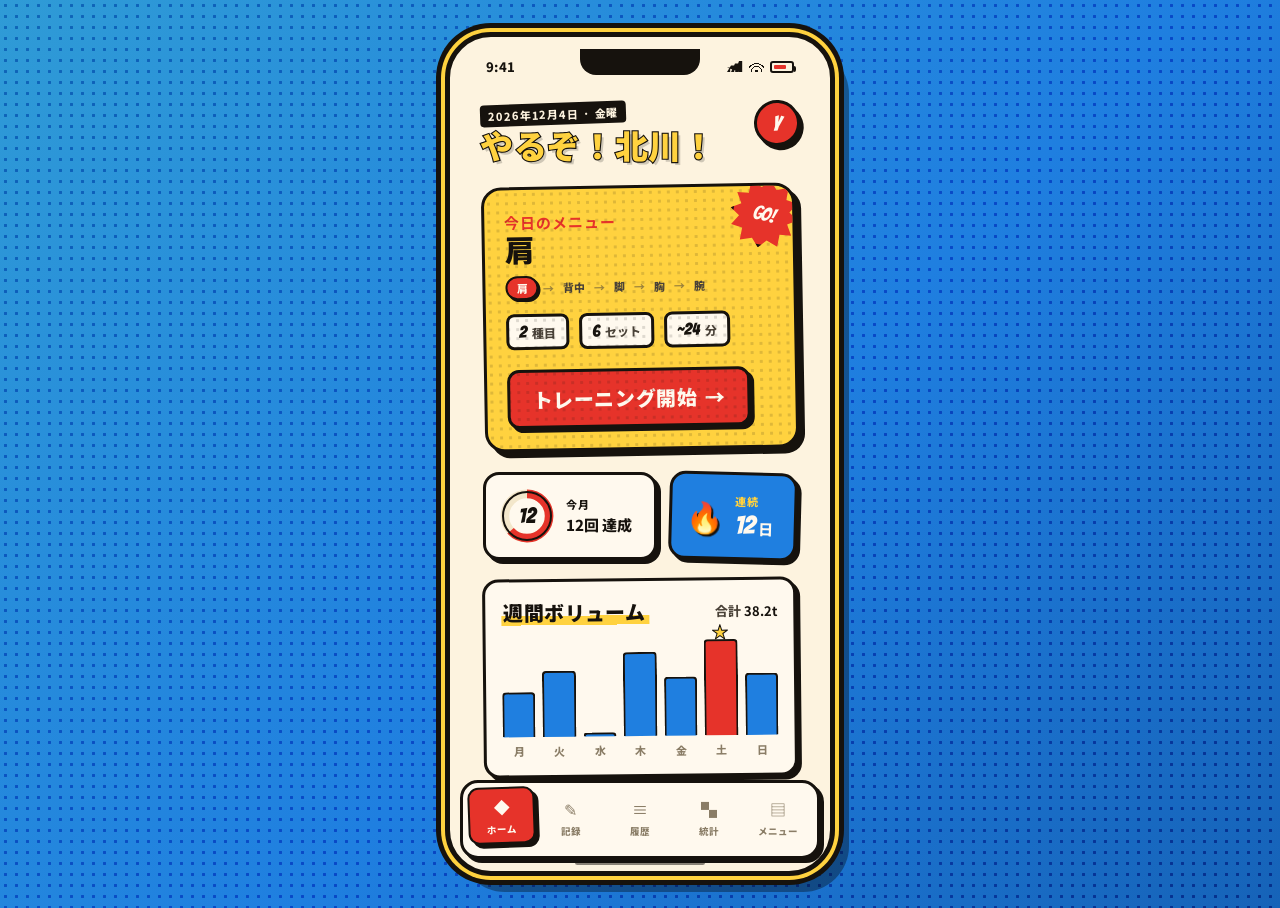
<file: index.html>
<!doctype html>
<html lang="ja">
<head>
  <meta charset="utf-8" />
  <meta name="viewport" content="width=device-width, initial-scale=1, viewport-fit=cover" />
  <title>筋トレ記録</title>
  <meta name="theme-color" content="#ffd23f" />
  <link rel="manifest" href="manifest.webmanifest" />
  <!-- iOS: ホーム画面に追加でフルスクリーン起動 -->
  <meta name="apple-mobile-web-app-capable" content="yes" />
  <meta name="apple-mobile-web-app-status-bar-style" content="default" />
  <meta name="apple-mobile-web-app-title" content="筋トレ" />
  <link rel="apple-touch-icon" href="apple-touch-icon.png" />
  <!-- コミックフォント（Bangers）+ 和文極太（Noto Sans JP 700/900）。
       iPhoneはローカルの極太ヒラギノを参照できず細字に落ちるため、和文もWebフォントで配信する -->
  <link rel="preconnect" href="https://fonts.googleapis.com" />
  <link rel="preconnect" href="https://fonts.gstatic.com" crossorigin />
  <link rel="stylesheet" href="https://fonts.googleapis.com/css2?family=Bangers&family=Noto+Sans+JP:wght@700;900&display=swap" />
  <link rel="stylesheet" href="css/style.css" />
</head>
<body>
  <!-- デスクトップで見たときの背景。実機ではフレームは消える想定 -->
  <div class="stage">
    <div class="phone" role="application" aria-label="筋トレ記録アプリ プロトタイプ">
      <div class="phone__notch" aria-hidden="true"></div>

      <!-- ステータスバー -->
      <div class="statusbar" aria-hidden="true">
        <span class="statusbar__time">9:41</span>
        <span class="statusbar__icons">
          <i class="ic ic-signal"></i><i class="ic ic-wifi"></i><i class="ic ic-batt"></i>
        </span>
      </div>

      <!-- スクリーン群 -->
      <main class="screens" id="screens">

        <!-- ========== ホーム ========== -->
        <section class="screen is-active" id="screen-home" aria-labelledby="home-h">
          <header class="topbar">
            <div>
              <p class="topbar__eyebrow">2026年7月11日 · 土曜</p>
              <h1 class="topbar__title" id="home-h">やるぞ！北川！</h1>
            </div>
            <div class="avatar" aria-hidden="true">Y</div>
          </header>

          <!-- 今日のメニュー（ヒーローカード） -->
          <article class="hero-card">
            <div class="hero-card__glow" aria-hidden="true"></div>
            <p class="hero-card__label">今日のメニュー</p>
            <h2 class="hero-card__title" id="hero-menu">肩</h2>
            <p class="hero-card__rotation" id="hero-rotation" aria-label="部位ローテーション"></p>
            <ul class="hero-card__meta" id="hero-meta">
              <li><b>2</b> 種目</li>
              <li><b>6</b> セット</li>
              <li><b>~24</b> 分</li>
            </ul>
            <button class="btn btn--accent" data-goto="log">
              トレーニング開始
              <span class="btn__arrow" aria-hidden="true">→</span>
            </button>
          </article>

          <!-- ストリーク & 週間リング -->
          <div class="stat-row">
            <article class="stat-card">
              <div class="ring" style="--val:63" id="week-ring">
                <svg viewBox="0 0 44 44" aria-hidden="true">
                  <circle class="ring__bg" cx="22" cy="22" r="18" />
                  <circle class="ring__fg" cx="22" cy="22" r="18" />
                </svg>
                <span class="ring__num" id="week-ring-num">12</span>
              </div>
              <div class="stat-card__body">
                <p class="stat-card__k">今月</p>
                <p class="stat-card__v" id="week-count">12回 達成</p>
              </div>
            </article>

            <article class="stat-card stat-card--streak">
              <span class="flame" aria-hidden="true">🔥</span>
              <div class="stat-card__body">
                <p class="stat-card__k">連続</p>
                <p class="stat-card__v"><b id="streak-num">12</b> 日</p>
              </div>
            </article>
          </div>

          <!-- 週間ボリューム（ミニ棒グラフ） -->
          <article class="panel">
            <div class="panel__head">
              <h3 class="panel__title">週間ボリューム</h3>
              <span class="panel__sub">合計 <b id="week-total">38.2t</b></span>
            </div>
            <div class="bars" id="home-bars" aria-hidden="true"></div>
            <div class="bars__labels">
              <span>月</span><span>火</span><span>水</span><span>木</span><span>金</span><span>土</span><span>日</span>
            </div>
          </article>

          <!-- 直近の自己ベスト -->
          <article class="panel">
            <div class="panel__head">
              <h3 class="panel__title">最近の自己ベスト</h3>
              <span class="pr-tag">PR</span>
            </div>
            <ul class="pr-list" id="home-pr-list">
              <li><span>ベンチプレス</span><b>90 kg <small>×5</small></b></li>
              <li><span>スクワット</span><b>120 kg <small>×3</small></b></li>
            </ul>
          </article>
        </section>

        <!-- ========== 記録 ========== -->
        <section class="screen" id="screen-log" aria-labelledby="log-h" hidden>
          <header class="topbar">
            <div>
              <p class="topbar__eyebrow" id="log-eyebrow">今日のトレーニング</p>
              <h1 class="topbar__title" id="log-h">肩</h1>
            </div>
            <button class="pill pill--live"><span class="dot"></span>LIVE</button>
          </header>

          <!-- 部位の切り替え（今日やる部位を選べる。初期値はローテーションの提案） -->
          <div class="menu-tabs" id="log-menu-tabs" role="tablist" aria-label="今日の部位を選択"></div>

          <!-- 進行中サマリー -->
          <div class="log-summary">
            <div><p class="log-summary__k">ボリューム</p><p class="log-summary__v">6,420<small>kg</small></p></div>
            <div><p class="log-summary__k">セット</p><p class="log-summary__v">9<small>/18</small></p></div>
            <div><p class="log-summary__k">種目</p><p class="log-summary__v">2<small>/5</small></p></div>
          </div>

          <!-- 種目カード群 -->
          <div id="exercise-list"></div>

          <button class="btn btn--ghost btn--full" id="add-exercise">＋ 種目を追加</button>
          <button class="btn btn--accent btn--full" id="finish-session" data-goto="history">トレーニングを終了</button>
        </section>

        <!-- ========== 履歴 ========== -->
        <section class="screen" id="screen-history" aria-labelledby="hist-h" hidden>
          <header class="topbar">
            <div>
              <p class="topbar__eyebrow" id="hist-sub">これまで 142 セッション</p>
              <h1 class="topbar__title" id="hist-h">履歴</h1>
            </div>
          </header>
          <div class="history-list" id="history-list"></div>
        </section>

        <!-- ========== 統計 ========== -->
        <section class="screen" id="screen-stats" aria-labelledby="stats-h" hidden>
          <header class="topbar">
            <div>
              <p class="topbar__eyebrow">直近12週</p>
              <h1 class="topbar__title" id="stats-h">統計</h1>
            </div>
          </header>

          <article class="panel">
            <div class="panel__head">
              <h3 class="panel__title">総ボリューム推移</h3>
              <span class="panel__sub trend-up" id="trend-pct">▲ 8.4%</span>
            </div>
            <svg class="line-chart" id="line-chart" viewBox="0 0 300 120" preserveAspectRatio="none" aria-hidden="true"></svg>
          </article>

          <article class="panel">
            <h3 class="panel__title">部位別バランス</h3>
            <ul class="muscle-list" id="muscle-list"></ul>
          </article>

          <article class="panel">
            <div class="panel__head">
              <h3 class="panel__title">自己ベスト</h3>
              <span class="pr-tag">PR</span>
            </div>
            <ul class="pr-list pr-list--big" id="pr-list"></ul>
          </article>
        </section>

        <!-- ========== メニュー編集（部位別） ========== -->
        <section class="screen" id="screen-menu" aria-labelledby="menu-h" hidden>
          <header class="topbar">
            <div>
              <p class="topbar__eyebrow">部位別で組む</p>
              <h1 class="topbar__title" id="menu-h">メニュー編集</h1>
            </div>
            <button class="pill" id="menu-count" aria-live="polite">0 種目</button>
          </header>

          <!-- メニュー切替（肩 / 背中 … ＋で追加） -->
          <div class="menu-tabs" id="menu-tabs" role="tablist" aria-label="メニュー選択"></div>

          <!-- 選択中メニューの名前（編集可） -->
          <label class="menu-name">
            <span class="menu-name__k">メニュー名</span>
            <input class="menu-name__in" id="menu-name" type="text" maxlength="24" />
          </label>

          <!-- 部位別セクション（アコーディオン） -->
          <div id="muscle-groups"></div>
        </section>

      </main>

      <!-- ボトムナビ -->
      <nav class="tabbar" aria-label="メインナビゲーション">
        <button class="tab is-active" data-goto="home" aria-current="page">
          <span class="tab__ico">◆</span><span class="tab__lbl">ホーム</span>
        </button>
        <button class="tab" data-goto="log">
          <span class="tab__ico">✎</span><span class="tab__lbl">記録</span>
        </button>
        <button class="tab" data-goto="history">
          <span class="tab__ico">≡</span><span class="tab__lbl">履歴</span>
        </button>
        <button class="tab" data-goto="stats">
          <span class="tab__ico">▚</span><span class="tab__lbl">統計</span>
        </button>
        <button class="tab" data-goto="menu">
          <span class="tab__ico">▤</span><span class="tab__lbl">メニュー</span>
        </button>
      </nav>

      <div class="phone__home" aria-hidden="true"></div>
    </div>
  </div>

  <script src="js/config.js"></script>
  <script src="js/api.js"></script>
  <script src="js/app.js"></script>
</body>
</html>
</file>
<file: css/style.css>
/* =========================================================
   筋トレ記録アプリ — プロトタイプ
   方向性: アメコミ風（American comic / コミックブック）
   太い黒アウトライン × ハードシャドウ × 網点(ハーフトーン)
   × 原色(レッド/イエロー/ブルー) × バースト形状
   ========================================================= */

:root {
  /* --- comic palette --- */
  --ink:     #16120d;
  --paper:   #fdf3df;
  --paper-2: #fff9ee;
  --red:     #e6332a;
  --red-dk:  #b3231c;
  --yellow:  #ffd23f;
  --blue:    #1f7fe0;
  --pink:    #ff5aa0;
  --cream-line: #efe2c2;

  /* エイリアス（旧クラスが参照する変数を上書き） */
  --accent:     var(--red);
  --accent-2:   var(--red-dk);
  --accent-ink: var(--paper-2);
  --gold:       var(--yellow);
  --text:       var(--ink);
  --text-dim:   #4a4238;
  --text-mute:  #8a7d66;
  --line:       var(--ink);
  --surface-1:  var(--paper-2);
  --surface-2:  #f3e7cb;

  /* --- type --- */
  --display: "Bangers", "Anton", Impact, "DisplayJP", "Noto Sans JP", "Hiragino Sans", "Yu Gothic", sans-serif;
  --sans:    "Noto Sans JP", "Hiragino Sans", "Yu Gothic", "Helvetica Neue", system-ui, sans-serif;

  /* --- shape / motion --- */
  --bd: 3px solid var(--ink);
  --pop: 6px 6px 0 var(--ink);
  --pop-sm: 4px 4px 0 var(--ink);
  --ease: cubic-bezier(0.22, 1.4, 0.4, 1);
  --dur: 300ms;
  --r-lg: 20px;
  --r-md: 16px;
  --r-sm: 10px;
}

* { box-sizing: border-box; margin: 0; padding: 0; font-synthesis: none; /* 疑似ボールド禁止: Bangersは素の字形、和文は実フェイス(700/900)で太らせる */ }

/* 見出し(Bangers)の日本語フォールバック用: 極太ゴシックに固定
   （Bangersに和文グリフが無く、素のヒラギノW3に落ちて細く見えるのを防ぐ）
   W8はMac、W7/W6はiPhone用の保険。上から順に見つかったものが使われる */
@font-face {
  font-family: "DisplayJP";
  src: local("Hiragino Sans W8"), local("HiraginoSans-W8"),
       local("Hiragino Sans W7"), local("HiraginoSans-W7"),
       local("Hiragino Sans W6"), local("HiraginoSans-W6"),
       local("Hiragino Kaku Gothic StdN W8"),
       local("Yu Gothic Bold"), local("YuGothic-Bold");
  unicode-range: U+3000-30FF, U+4E00-9FFF, U+F900-FAFF, U+FF00-FFEF; /* かな・漢字・全角 */
}

/* ---- halftone helper: 網点 ---- */
:root {
  --halftone: radial-gradient(circle at center, var(--ink) 1.4px, transparent 1.6px);
}

body {
  font-family: var(--sans);
  font-weight: 700; /* 本文もボールドベースで太めに（細ゴシック禁止） */
  color: var(--ink);
  background:
    var(--halftone) 0 0 / 11px 11px,
    linear-gradient(135deg, #2f9bd6, #1f7fe0 55%, #1663b8);
  background-blend-mode: soft-light, normal;
  min-height: 100vh;
  display: grid;
  place-items: center;
  padding: 32px 16px;
  -webkit-font-smoothing: antialiased;
}

/* ---------- phone frame ---------- */
.stage { perspective: none; }

.phone {
  position: relative;
  width: 390px;
  height: 844px;
  max-height: calc(100vh - 48px);
  background: var(--paper);
  border-radius: 46px;
  padding: 12px;
  border: 5px solid var(--ink);
  box-shadow:
    0 0 0 4px var(--yellow),
    0 0 0 9px var(--ink),
    14px 16px 0 rgba(0,0,0,0.35);
  display: flex;
  flex-direction: column;
  overflow: hidden;
}

.phone__notch {
  position: absolute;
  top: 12px; left: 50%; transform: translateX(-50%);
  width: 120px; height: 26px;
  background: var(--ink);
  border-radius: 0 0 16px 16px;
  z-index: 40;
}

/* ---------- status bar ---------- */
.statusbar {
  display: flex; justify-content: space-between; align-items: center;
  padding: 8px 24px 4px;
  font-size: 13px; font-weight: 800; letter-spacing: 0.3px;
  color: var(--ink);
}
.statusbar__icons { display: flex; gap: 6px; align-items: center; }
.ic { display: inline-block; }
.ic-signal { width: 16px; height: 11px;
  clip-path: polygon(0 60%,20% 60%,20% 100%,0 100%, 25% 40%,45% 40%,45% 100%,25% 100%,
    50% 22%,70% 22%,70% 100%,50% 100%, 75% 0,95% 0,95% 100%,75% 100%);
  background: currentColor; }
.ic-wifi { width: 15px; height: 11px;
  background: radial-gradient(circle at 50% 100%, currentColor 0 2px, transparent 2px),
  radial-gradient(circle at 50% 100%, transparent 5px, currentColor 5px 6px, transparent 6px),
  radial-gradient(circle at 50% 100%, transparent 8px, currentColor 8px 9px, transparent 9px); }
.ic-batt { width: 24px; height: 12px; border: 2px solid currentColor; border-radius: 3px;
  position: relative; }
.ic-batt::before { content:""; position:absolute; inset:2px; right:6px; background: var(--red);
  border-radius: 1px; }
.ic-batt::after { content:""; position:absolute; right:-4px; top:3px; width:2.5px; height:6px;
  background: currentColor; border-radius: 0 2px 2px 0; }

/* ---------- screens ---------- */
.screens { flex: 1; position: relative; overflow: hidden; }
.screen {
  position: absolute; inset: 0;
  overflow-y: auto;
  padding: 6px 18px 108px;
  scrollbar-width: none;
  opacity: 0;
  transform: translateY(16px) rotate(-1deg);
  pointer-events: none;
  transition: opacity var(--dur) var(--ease), transform var(--dur) var(--ease);
}
.screen::-webkit-scrollbar { display: none; }
.screen.is-active { opacity: 1; transform: none; pointer-events: auto; }
.screen[hidden] { display: none; }

/* ---------- topbar ---------- */
.topbar { display: flex; justify-content: space-between; align-items: flex-start; padding: 14px 0 18px; }
.topbar__eyebrow {
  display: inline-block;
  font-size: 11px; letter-spacing: 0.08em; text-transform: uppercase;
  color: var(--paper); font-weight: 800; margin-bottom: 8px;
  background: var(--ink); padding: 3px 8px; border-radius: 4px;
  transform: rotate(-2deg);
}
.topbar__title {
  font-family: var(--display); font-weight: 900;
  font-size: 40px; line-height: 0.92; letter-spacing: 0.02em;
  color: var(--yellow);
  -webkit-text-stroke: 2.2px var(--ink);
  paint-order: stroke fill;
  text-shadow: 3px 3px 0 rgba(0,0,0,0.18);
}
/* ホームの挨拶「やるぞ！北川！」は名前が改行で割れないよう1行固定 */
#home-h { font-size: 33px; white-space: nowrap; }

.avatar {
  width: 46px; height: 46px; border-radius: 50%;
  display: grid; place-items: center; flex: none;
  font-family: var(--display); font-size: 22px; color: var(--paper-2);
  background: var(--red); border: var(--bd);
  box-shadow: var(--pop-sm);
  transform: rotate(4deg);
}

/* ---------- hero card ---------- */
.hero-card {
  position: relative; overflow: hidden;
  border-radius: var(--r-lg);
  padding: 22px 20px 20px;
  background: var(--yellow);
  border: var(--bd);
  box-shadow: var(--pop);
  margin: 4px 3px 22px;
  transform: rotate(-1deg);
}
.hero-card__glow {
  position: absolute; inset: 0;
  background: var(--halftone) 0 0 / 9px 9px;
  opacity: 0.14; pointer-events: none;
}
/* burst badge */
.hero-card::after {
  content: "GO!"; position: absolute; top: -6px; right: -6px;
  width: 62px; height: 62px; display: grid; place-items: center;
  font-family: var(--display); font-size: 19px; color: var(--paper-2);
  background: var(--red); border: var(--bd);
  transform: rotate(12deg);
  clip-path: polygon(50% 0,61% 12%,78% 6%,78% 24%,95% 26%,86% 41%,100% 50%,86% 59%,95% 74%,78% 76%,78% 94%,61% 88%,50% 100%,39% 88%,22% 94%,22% 76%,5% 74%,14% 59%,0 50%,14% 41%,5% 26%,22% 24%,22% 6%,39% 12%);
}
.hero-card__label {
  font-family: var(--display); font-size: 15px; letter-spacing: 0.06em;
  color: var(--red); margin-bottom: 4px;
}
.hero-card__title {
  font-family: var(--display); font-size: 30px; font-weight: 900;
  line-height: 1.02; margin-bottom: 8px; color: var(--ink);
  letter-spacing: 0.01em;
}
/* 部位ローテーション = 部位の選択UI（タップで今日のメニューを変更、★は提案） */
.hero-card__rotation {
  position: relative;
  display: flex; flex-wrap: wrap; align-items: center; gap: 4px;
  font-size: 11px; font-weight: 800; color: var(--text-dim);
  margin-bottom: 14px;
}
.hero-card__rotation .rot-btn {
  border: none; background: transparent; cursor: pointer;
  padding: 2px 5px; font: inherit; font-weight: 800; color: var(--text-dim);
  border-radius: 999px;
}
.hero-card__rotation .rot-btn:active { transform: translate(1px, 1px); }
.hero-card__rotation .rot-btn.is-active {
  background: var(--red); color: var(--paper-2);
  border: 2px solid var(--ink);
  padding: 2px 9px;
  box-shadow: 2px 2px 0 var(--ink);
}
.hero-card__rotation .sep { opacity: 0.55; }
.hero-card__meta {
  list-style: none; display: flex; gap: 10px; margin-bottom: 20px;
}
.hero-card__meta li {
  background: var(--paper-2); border: var(--bd); border-radius: 8px;
  padding: 6px 10px; font-size: 12px; font-weight: 800; color: var(--text-dim);
}
.hero-card__meta b { font-family: var(--display); color: var(--ink); font-size: 17px; margin-right: 2px; }

/* ---------- buttons ---------- */
.btn {
  font-family: var(--display); font-size: 20px; font-weight: 900; letter-spacing: 0.03em;
  border: var(--bd); border-radius: 12px; cursor: pointer;
  padding: 12px 22px;
  display: inline-flex; align-items: center; justify-content: center; gap: 8px;
  transition: transform 120ms var(--ease), box-shadow 120ms var(--ease);
  color: var(--paper-2);
  background: var(--red);
  box-shadow: var(--pop-sm);
}
.btn--accent:hover { transform: translate(-2px,-2px); box-shadow: 7px 7px 0 var(--ink); }
.btn--accent:active { transform: translate(2px,2px); box-shadow: 2px 2px 0 var(--ink); }
.btn__arrow { transition: transform 200ms var(--ease); }
.btn--accent:hover .btn__arrow { transform: translateX(4px); }
.btn--full { width: 100%; margin-top: 14px; }
.btn--ghost {
  background: var(--paper-2); color: var(--ink);
  border: 3px dashed var(--ink); box-shadow: none;
}
.btn--ghost:hover { background: var(--yellow); box-shadow: var(--pop-sm); transform: translate(-2px,-2px); }

/* ---------- stat row ---------- */
.stat-row { display: grid; grid-template-columns: 1.15fr 0.85fr; gap: 12px; margin: 0 3px 18px; }
.stat-card {
  background: var(--paper-2); border: var(--bd); box-shadow: var(--pop-sm);
  border-radius: var(--r-md); padding: 14px;
  display: flex; align-items: center; gap: 12px;
}
.stat-card:nth-child(2) { transform: rotate(1.5deg); background: var(--blue); color: var(--paper-2); }
.stat-card__k { font-size: 11px; font-weight: 800; text-transform: uppercase; letter-spacing: 0.06em; margin-bottom: 2px; }
.stat-card--streak .stat-card__k { color: var(--yellow); }
.stat-card__v { font-size: 15px; font-weight: 800; }
.stat-card__v b { font-family: var(--display); font-size: 26px; font-weight: 900; }
.flame { font-size: 30px; filter: drop-shadow(2px 2px 0 var(--ink));
  animation: flicker 2s ease-in-out infinite; }
@keyframes flicker { 0%,100%{ transform: scale(1) rotate(-3deg);} 50%{ transform: scale(1.15) rotate(3deg);} }

/* progress ring */
.ring { position: relative; width: 54px; height: 54px; flex: none; }
.ring svg { width: 100%; height: 100%; transform: rotate(-90deg); }
.ring__bg { fill: none; stroke: var(--surface-2); stroke-width: 7; }
.ring__fg {
  fill: none; stroke: var(--red); stroke-width: 7; stroke-linecap: butt;
  stroke-dasharray: 113;
  stroke-dashoffset: calc(113 - 113 * var(--val) / 100);
  transition: stroke-dashoffset 900ms var(--ease);
}
.ring::after { content:""; position:absolute; inset:2px; border-radius:50%;
  border: 2.5px solid var(--ink); pointer-events:none; }
.ring__num { position: absolute; inset: 0;
  display: flex; align-items: center; justify-content: center;
  white-space: nowrap;
  font-family: var(--display); font-size: 21px; color: var(--ink); }

/* ---------- panel ---------- */
.panel {
  background: var(--paper-2); border: var(--bd); box-shadow: var(--pop-sm);
  border-radius: var(--r-md); padding: 16px; margin: 0 3px 18px;
}
.panel:nth-of-type(even) { transform: rotate(-0.6deg); }
.panel__head { display: flex; justify-content: space-between; align-items: center; margin-bottom: 14px; }
.panel__title {
  font-family: var(--display); font-size: 20px; font-weight: 900; letter-spacing: 0.02em;
  color: var(--ink);
  background: linear-gradient(transparent 62%, var(--yellow) 62% 94%, transparent 94%);
  padding: 0 4px 0 2px;
}
.panel__sub { font-size: 13px; color: var(--text-dim); font-weight: 800; }
.panel__sub b { color: var(--ink); }
.trend-up { color: var(--paper-2); background: var(--red); border: 2px solid var(--ink);
  padding: 2px 8px; border-radius: 6px; }
.trend-down { color: var(--ink); background: var(--blue); border: 2px solid var(--ink);
  padding: 2px 8px; border-radius: 6px; }

/* mini bar chart */
.bars { display: flex; align-items: flex-end; gap: 7px; height: 96px; }
.bars .bar {
  flex: 1; border-radius: 4px 4px 0 0;
  background: var(--blue); border: 2.5px solid var(--ink); border-bottom: none;
  position: relative; transition: height 700ms var(--ease);
}
.bars .bar.is-peak { background: var(--red); }
.bars .bar.is-peak::after {
  content: "★"; position: absolute; top: -22px; left: 50%; transform: translateX(-50%);
  font-size: 16px; color: var(--yellow); -webkit-text-stroke: 1px var(--ink);
}
.bars__labels { display: flex; gap: 7px; margin-top: 6px; }
.bars__labels span { flex: 1; text-align: center; font-size: 11px; color: var(--text-mute); font-weight: 800; }

/* PR list */
.pr-tag {
  font-family: var(--display); font-size: 13px; letter-spacing: 0.06em;
  color: var(--paper-2); background: var(--red);
  padding: 3px 10px; border: 2px solid var(--ink); border-radius: 6px;
  transform: rotate(-4deg);
}
.pr-list { list-style: none; display: flex; flex-direction: column; gap: 11px; }
.pr-list li { display: flex; justify-content: space-between; align-items: center; font-size: 14px; font-weight: 700; }
.pr-list li span { color: var(--text-dim); }
.pr-list li b { font-weight: 800; }
.pr-list li b small { color: var(--text-mute); font-weight: 700; }
.pr-list--big li { padding-bottom: 11px; border-bottom: 2.5px dotted var(--cream-line); }
.pr-list--big li:last-child { border-bottom: none; padding-bottom: 0; }
.pr-list--big b { font-family: var(--display); font-size: 22px; font-weight: 900; }

/* ---------- log screen ---------- */
.pill {
  border: var(--bd); cursor: default; border-radius: 999px;
  padding: 6px 12px; font-family: var(--display); font-size: 15px;
  display: inline-flex; align-items: center; gap: 6px;
  background: var(--yellow); color: var(--ink); box-shadow: var(--pop-sm);
  transform: rotate(3deg);
}
.pill--live { background: var(--red); color: var(--paper-2); }
.pill .dot { width: 8px; height: 8px; border-radius: 50%; background: var(--paper-2);
  border: 1.5px solid var(--ink); animation: pulse 1.4s infinite; }
@keyframes pulse { 0%,100%{opacity:1;} 50%{opacity:0.25;} }

.log-summary {
  display: grid; grid-template-columns: repeat(3, 1fr); gap: 10px;
  margin: 0 3px 18px;
}
.log-summary > div { background: var(--paper-2); border: var(--bd); box-shadow: var(--pop-sm);
  border-radius: var(--r-sm); padding: 12px 8px; text-align: center; }
.log-summary > div:nth-child(2) { background: var(--yellow); transform: rotate(-2deg); }
.log-summary__k { font-size: 10px; font-weight: 800; text-transform: uppercase; color: var(--text-mute); margin-bottom: 3px; }
.log-summary__v { font-family: var(--display); font-size: 24px; font-weight: 900; }
.log-summary__v small { font-size: 12px; color: var(--text-mute); font-family: var(--sans); font-weight: 800; }

/* exercise card */
.ex {
  background: var(--paper-2); border: var(--bd); box-shadow: var(--pop-sm);
  border-radius: var(--r-md); margin: 0 3px 16px; overflow: hidden;
}
.ex__head { display: flex; align-items: center; gap: 12px; padding: 14px; border-bottom: var(--bd); }
.ex__badge {
  width: 38px; height: 38px; border-radius: 9px; flex: none;
  display: grid; place-items: center; font-size: 17px;
  background: var(--yellow); border: var(--bd);
}
.ex__name { font-size: 16px; font-weight: 900; }
.ex__muscle { font-size: 11.5px; color: var(--text-mute); margin-top: 2px; font-weight: 700; }
.ex__prev { margin-left: auto; text-align: right; font-size: 10px; color: var(--text-mute); font-weight: 800; text-transform: uppercase; }
.ex__prev b { display: block; color: var(--ink); font-size: 14px; font-family: var(--display); font-weight: 900; }

.set-row {
  display: grid; grid-template-columns: 30px 1fr 1fr 44px;
  align-items: center; gap: 10px; padding: 11px 14px;
  font-size: 15px; transition: background 180ms;
}
.set-row + .set-row { border-top: 2px dotted var(--cream-line); }
.set-row__n {
  width: 26px; height: 26px; border-radius: 7px; display: grid; place-items: center;
  background: var(--ink); font-family: var(--display); font-size: 14px; color: var(--paper-2);
}
.set-val { font-weight: 800; }
.set-val small { color: var(--text-mute); font-weight: 700; font-size: 11px; margin-left: 2px; }

/* タップして打ち替えられる重量/レップ入力 */
.set-val--edit { display: inline-flex; align-items: baseline; gap: 2px; cursor: text; }
.set-val__in {
  width: 4ch; min-width: 3ch;
  border: none; background: transparent; padding: 0;
  font: inherit; font-weight: 800; color: var(--ink);
  border-bottom: 2px dashed color-mix(in srgb, var(--ink) 30%, transparent);
  border-radius: 0;
  -moz-appearance: textfield; appearance: textfield;
}
.set-val__in::-webkit-outer-spin-button,
.set-val__in::-webkit-inner-spin-button { -webkit-appearance: none; margin: 0; }
.set-val__in:focus {
  outline: none;
  background: var(--yellow);
  border-bottom: 2px solid var(--ink);
  box-shadow: 2px 2px 0 var(--ink);
}
.set-row.is-done .set-val__in:focus { background: var(--paper-2); }
.set-check {
  width: 30px; height: 30px; border-radius: 50%; border: var(--bd);
  background: var(--paper); cursor: pointer; color: transparent; font-size: 15px; font-weight: 900;
  display: grid; place-items: center; justify-self: end;
  transition: transform 120ms var(--ease), background 160ms;
}
.set-check:hover { transform: scale(1.1) rotate(-6deg); }
.set-row.is-done { background: var(--yellow); }
.set-row.is-done .set-check { background: var(--red); color: var(--paper-2); }
.ex__add {
  width: 100%; padding: 11px; background: var(--surface-2); border: none; cursor: pointer;
  color: var(--ink); font-family: var(--display); font-size: 15px; letter-spacing: 0.04em;
  border-top: var(--bd);
}
.ex__add:hover { background: var(--yellow); }

/* ---------- history ---------- */
.history-list { display: flex; flex-direction: column; gap: 14px; padding: 0 3px; }
.h-item {
  background: var(--paper-2); border: var(--bd); box-shadow: var(--pop-sm);
  border-radius: var(--r-md); padding: 14px; display: flex; gap: 12px; align-items: center;
  transition: transform 150ms var(--ease);
}
.h-item:nth-child(even) { transform: rotate(-1deg); }
.h-item:hover { transform: rotate(0deg) translate(-2px,-2px); box-shadow: 8px 8px 0 var(--ink); }
.h-date {
  flex: none; width: 54px; text-align: center;
  padding: 7px 0; border-radius: var(--r-sm); background: var(--red); color: var(--paper-2);
  border: var(--bd);
}
.h-date__d { font-family: var(--display); font-size: 24px; font-weight: 900; line-height: 0.9; }
.h-date__m { font-size: 10px; font-weight: 800; margin-top: 3px; }
.h-body { flex: 1; }
.h-body__t { font-size: 15px; font-weight: 900; margin-bottom: 4px; }
.h-body__meta { font-size: 12px; color: var(--text-mute); font-weight: 700; }
.h-vol { text-align: right; }
.h-vol b { font-family: var(--display); font-size: 20px; font-weight: 900; }
.h-vol small { display: block; font-size: 9px; color: var(--text-mute); text-transform: uppercase; font-weight: 800; }
.h-badge { font-family: var(--display); font-size: 12px; color: var(--paper-2); background: var(--blue);
  padding: 1px 7px; border: 2px solid var(--ink); border-radius: 5px; margin-right: 6px; }

/* ---------- stats ---------- */
.line-chart { width: 100%; height: 120px; overflow: visible; }
.muscle-list { list-style: none; display: flex; flex-direction: column; gap: 13px; }
.muscle-list li { display: grid; grid-template-columns: 52px 1fr 40px; align-items: center; gap: 12px; }
.muscle-list .m-name { font-size: 13px; color: var(--ink); font-weight: 800; }
.muscle-list .m-track { height: 14px; border-radius: 999px; background: var(--surface-2);
  border: 2.5px solid var(--ink); overflow: hidden; }
.muscle-list .m-fill { display: block; height: 100%;
  background: var(--red); transition: width 800ms var(--ease); }
.muscle-list li:nth-child(3n+1) .m-fill { background: var(--red); }
.muscle-list li:nth-child(3n+2) .m-fill { background: var(--blue); }
.muscle-list li:nth-child(3n) .m-fill { background: var(--yellow); }
.muscle-list .m-pct { font-family: var(--display); font-size: 15px; text-align: right; color: var(--ink); }

/* ---------- menu editor（部位別メニュー編集） ---------- */
.menu-tabs {
  display: flex; gap: 8px; overflow-x: auto; padding: 2px 3px 12px;
  scrollbar-width: none;
}
.menu-tabs::-webkit-scrollbar { display: none; }
.menu-chip {
  flex: none; cursor: pointer;
  font-family: var(--display); font-size: 15px; letter-spacing: 0.02em;
  padding: 7px 14px; border: var(--bd); border-radius: 999px;
  background: var(--paper-2); color: var(--ink);
  box-shadow: var(--pop-sm);
  transition: transform 120ms var(--ease);
}
.menu-chip:hover { transform: translate(-1px,-1px); }
.menu-chip:active { transform: translate(1px,1px); box-shadow: 2px 2px 0 var(--ink); }
.menu-chip.is-active { background: var(--red); color: var(--paper-2); transform: rotate(-2deg); }
.menu-chip--add { background: var(--yellow); width: 42px; text-align: center; padding: 7px 0; }

/* ---------- 記録画面: 部位切替 & 種目の削除・追加ピッカー ---------- */
#log-menu-tabs { padding-bottom: 14px; }

.ex__del {
  flex: none; width: 26px; height: 26px; margin-left: 4px;
  border: 2.5px solid var(--ink); border-radius: 999px;
  background: var(--paper); color: var(--ink);
  font-size: 15px; font-weight: 900; line-height: 1;
  cursor: pointer; box-shadow: 2px 2px 0 var(--ink);
}
.ex__del:active { transform: translate(1px,1px); box-shadow: none; }

.picker {
  position: absolute; inset: 0; z-index: 60;
  background: rgba(22,18,13,0.55);
  display: grid; align-items: end;
}
.picker__panel {
  max-height: 74%; overflow-y: auto;
  background: var(--paper-2);
  border-top: var(--bd);
  border-radius: 22px 22px 0 0;
  padding: 18px 16px calc(20px + env(safe-area-inset-bottom));
  animation: picker-in 220ms var(--ease);
}
@keyframes picker-in { from { transform: translateY(30%); } to { transform: translateY(0); } }
.picker__title {
  font-family: var(--display); font-size: 22px; margin-bottom: 10px;
  letter-spacing: 0.02em;
}
.picker__group {
  font-size: 12px; font-weight: 800; color: var(--text-dim);
  margin: 12px 0 6px;
}
.picker__items { display: grid; grid-template-columns: 1fr 1fr; gap: 8px; }
.picker__item {
  border: var(--bd); border-radius: var(--r-sm);
  background: var(--paper); color: var(--ink);
  padding: 10px 8px; font-size: 13px; font-weight: 800;
  cursor: pointer; box-shadow: 3px 3px 0 var(--ink);
  text-align: center;
}
.picker__item:active { transform: translate(2px,2px); box-shadow: none; }
.picker__empty { font-size: 13px; font-weight: 700; color: var(--text-mute); padding: 8px 0; }
.picker__close {
  display: block; width: 100%; margin-top: 16px;
  border: var(--bd); border-radius: var(--r-md);
  background: var(--yellow); color: var(--ink);
  font-family: var(--display); font-size: 17px;
  padding: 11px 0; cursor: pointer; box-shadow: var(--pop-sm);
}
.picker__close:active { transform: translate(2px,2px); box-shadow: none; }

.menu-name {
  display: flex; align-items: center; gap: 10px;
  margin: 0 3px 18px; padding: 10px 14px;
  background: var(--yellow); border: var(--bd); border-radius: var(--r-md);
  box-shadow: var(--pop-sm);
}
.menu-name__k { font-size: 10px; font-weight: 800; text-transform: uppercase;
  letter-spacing: 0.06em; color: var(--ink); background: var(--paper-2);
  border: 2px solid var(--ink); border-radius: 5px; padding: 3px 6px; flex: none; }
.menu-name__in {
  flex: 1; min-width: 0; background: transparent; border: none;
  font-family: var(--display); font-size: 21px; color: var(--ink);
  letter-spacing: 0.02em;
}
.menu-name__in:focus { outline: none; }

/* muscle group section */
.mg {
  background: var(--paper-2); border: var(--bd); box-shadow: var(--pop-sm);
  border-radius: var(--r-md); margin: 0 3px 14px; overflow: hidden;
}
.mg__head {
  width: 100%; display: flex; align-items: center; gap: 12px;
  padding: 13px 14px; background: none; border: none; cursor: pointer;
  font-family: var(--sans);
}
.mg__dot {
  width: 34px; height: 34px; flex: none; border-radius: 9px; border: var(--bd);
  display: grid; place-items: center; font-size: 16px;
}
.mg--red .mg__dot { background: var(--red); }
.mg--blue .mg__dot { background: var(--blue); }
.mg--yellow .mg__dot { background: var(--yellow); }
.mg__name { font-family: var(--display); font-size: 22px; color: var(--ink); letter-spacing: 0.02em; }
.mg__count { margin-left: auto; font-size: 11px; font-weight: 800; color: var(--paper-2);
  background: var(--ink); border-radius: 999px; padding: 3px 10px; }
.mg__chev { font-size: 14px; color: var(--ink); transition: transform 200ms var(--ease); }
.mg.is-open .mg__chev { transform: rotate(90deg); }
.mg:not(.is-open) .mg__body { display: none; }
.mg__body { border-top: var(--bd); }

/* menu item row */
.mg-item {
  display: flex; align-items: center; gap: 12px; padding: 11px 14px;
  transition: background 160ms;
}
.mg-item + .mg-item, .mg-item + .mg-add { border-top: 2px dotted var(--cream-line); }
.mg-item.is-on { background: color-mix(in oklab, var(--yellow) 45%, var(--paper-2)); }
.mg-item__name { flex: 1; font-size: 14.5px; font-weight: 800; color: var(--text-dim); }
.mg-item.is-on .mg-item__name { color: var(--ink); }
.mg-item__del {
  flex: none; width: 26px; height: 26px; border-radius: 7px; cursor: pointer;
  border: 2px solid var(--ink); background: var(--paper); color: var(--ink);
  font-size: 16px; font-weight: 900; line-height: 1; display: grid; place-items: center;
  transition: transform 120ms var(--ease), background 160ms;
}
.mg-item__del:hover { background: var(--red); color: var(--paper-2); transform: rotate(90deg); }

/* comic toggle switch */
.toggle {
  flex: none; width: 50px; height: 28px; border: var(--bd); border-radius: 999px;
  background: var(--paper); position: relative; cursor: pointer; padding: 0;
  transition: background 180ms var(--ease);
}
.toggle::after {
  content: ""; position: absolute; top: 2px; left: 2px;
  width: 20px; height: 20px; border-radius: 50%;
  background: var(--ink);
  transition: transform 180ms var(--ease), background 180ms;
}
.toggle.is-on { background: var(--red); }
.toggle.is-on::after { transform: translateX(22px); background: var(--paper-2); }

/* add-exercise row */
.mg-add { display: flex; gap: 8px; padding: 12px 14px; background: var(--surface-2); }
.mg-add__in {
  flex: 1; min-width: 0; padding: 9px 12px;
  border: var(--bd); border-radius: 9px; background: var(--paper-2);
  font-family: var(--sans); font-size: 13px; font-weight: 700; color: var(--ink);
}
.mg-add__in::placeholder { color: var(--text-mute); font-weight: 700; }
.mg-add__in:focus { outline: none; box-shadow: var(--pop-sm); }
.mg-add__btn {
  flex: none; cursor: pointer; padding: 0 16px;
  border: var(--bd); border-radius: 9px; background: var(--blue); color: var(--paper-2);
  font-family: var(--display); font-size: 15px; letter-spacing: 0.03em;
  box-shadow: var(--pop-sm); transition: transform 120ms var(--ease);
}
.mg-add__btn:hover { transform: translate(-1px,-1px); }
.mg-add__btn:active { transform: translate(1px,1px); box-shadow: 2px 2px 0 var(--ink); }

/* ---------- tabbar ---------- */
.tabbar {
  position: absolute; left: 10px; right: 10px; bottom: 12px;
  display: grid; grid-template-columns: repeat(5, 1fr); gap: 2px;
  padding: 8px 5px;
  background: var(--paper-2);
  border: var(--bd);
  border-radius: 18px;
  box-shadow: var(--pop-sm);
  z-index: 30;
}
.tab {
  background: none; border: none; cursor: pointer;
  display: flex; flex-direction: column; align-items: center; gap: 3px;
  color: var(--text-mute); font-family: var(--sans);
  padding: 6px 0; border-radius: 11px;
  transition: transform 140ms var(--ease);
}
.tab__ico { font-size: 16px; }
.tab__lbl { font-size: 9.5px; font-weight: 800; white-space: nowrap; }
.tab:hover { color: var(--ink); transform: translateY(-2px); }
.tab.is-active { color: var(--paper-2); background: var(--red); border: 2.5px solid var(--ink);
  transform: translateY(-4px) rotate(-2deg); box-shadow: var(--pop-sm); }

/* home indicator */
.phone__home {
  position: absolute; bottom: 6px; left: 50%; transform: translateX(-50%);
  width: 130px; height: 5px; border-radius: 3px; background: var(--ink); opacity: 0.5; z-index: 41;
}

/* ---------- 保存トースト（同期状態の通知） ---------- */
.sync-toast {
  position: fixed;
  left: 50%;
  bottom: 28px;
  transform: translate(-50%, 20px);
  z-index: 100;
  padding: 10px 18px;
  background: var(--yellow);
  color: var(--ink);
  font-weight: 800;
  font-size: 13px;
  letter-spacing: 0.02em;
  border: var(--bd);
  border-radius: 999px;
  box-shadow: var(--pop-sm);
  opacity: 0;
  pointer-events: none;
  transition: opacity 180ms var(--ease-out-expo, ease), transform 180ms var(--ease-out-expo, ease);
}
.sync-toast.is-show {
  opacity: 1;
  transform: translate(-50%, 0);
}

/* ---------- reduced motion ---------- */
@media (prefers-reduced-motion: reduce) {
  * { animation: none !important; transition-duration: 1ms !important; }
}

/* ---------- narrow viewport (real phone) ---------- */
@media (max-width: 440px) {
  body { padding: 0; }
  .phone {
    width: 100vw; height: 100vh; max-height: 100vh;
    height: 100dvh; max-height: 100dvh; /* iOS Safariのアドレスバー分を吸収 */
    border-radius: 0; padding: 0; border: none;
    box-shadow: none;
  }
  .phone__notch, .phone__home { display: none; }
  /* 実機ではOSのステータスバーが出るので、偽の時計・アイコンは隠して余白だけ残す */
  .statusbar { padding-top: max(8px, env(safe-area-inset-top)); }
  .statusbar__time, .statusbar__icons { visibility: hidden; }
  .tabbar { bottom: max(12px, env(safe-area-inset-bottom)); }
}
</file>
